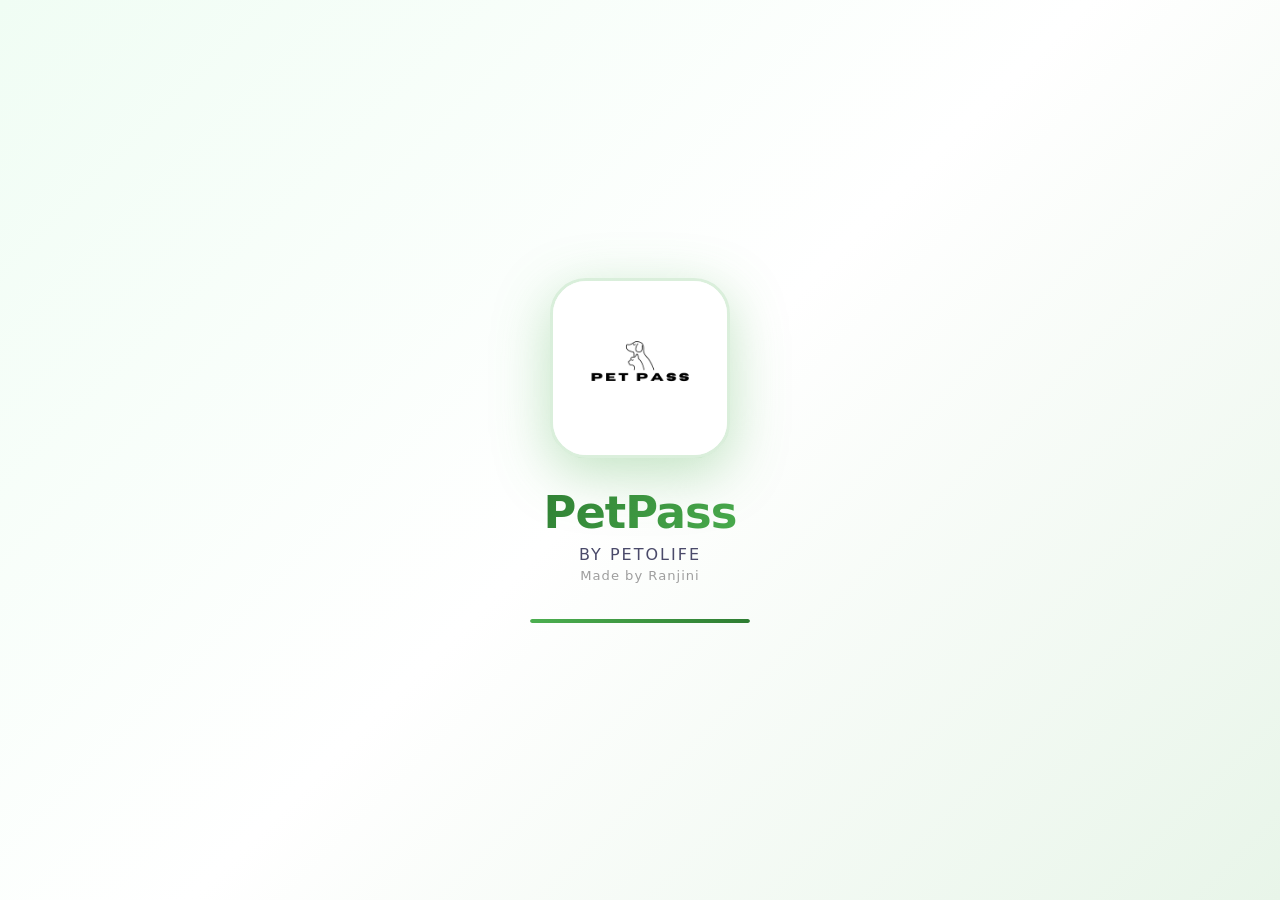
<file: index.html>
<!DOCTYPE html>
<html lang="en">
<head>
  <meta charset="UTF-8" />
  <meta name="viewport" content="width=device-width, initial-scale=1.0" />
  <title>PetPass – By PetOLife</title>
  <link rel="stylesheet" href="css/loading.css" />
</head>
<body>
  <!-- Loading Screen -->
  <div class="loader-wrapper" id="loader">
    <div class="loader-content">
      <div class="logo-float">
        <img src="logo.jpeg" alt="PetPass Logo" class="loader-logo" />
      </div>
      <h1 class="loader-title">PetPass</h1>
      <p class="loader-sub">By PetOLife</p>
      <p class="loader-credit">Made by Ranjini</p>
      <div class="progress-bar-wrap">
        <div class="progress-bar" id="progressBar"></div>
      </div>
    </div>
  </div>

  <script>
    // Redirect to signup after 5 seconds
    setTimeout(() => {
      const loader = document.getElementById('loader');
      loader.style.opacity = '0';
      loader.style.transition = 'opacity 0.6s ease';
      setTimeout(() => {
        window.location.href = 'signup.html';
      }, 600);
    }, 5000);
  </script>
</body>
</html>
</file>
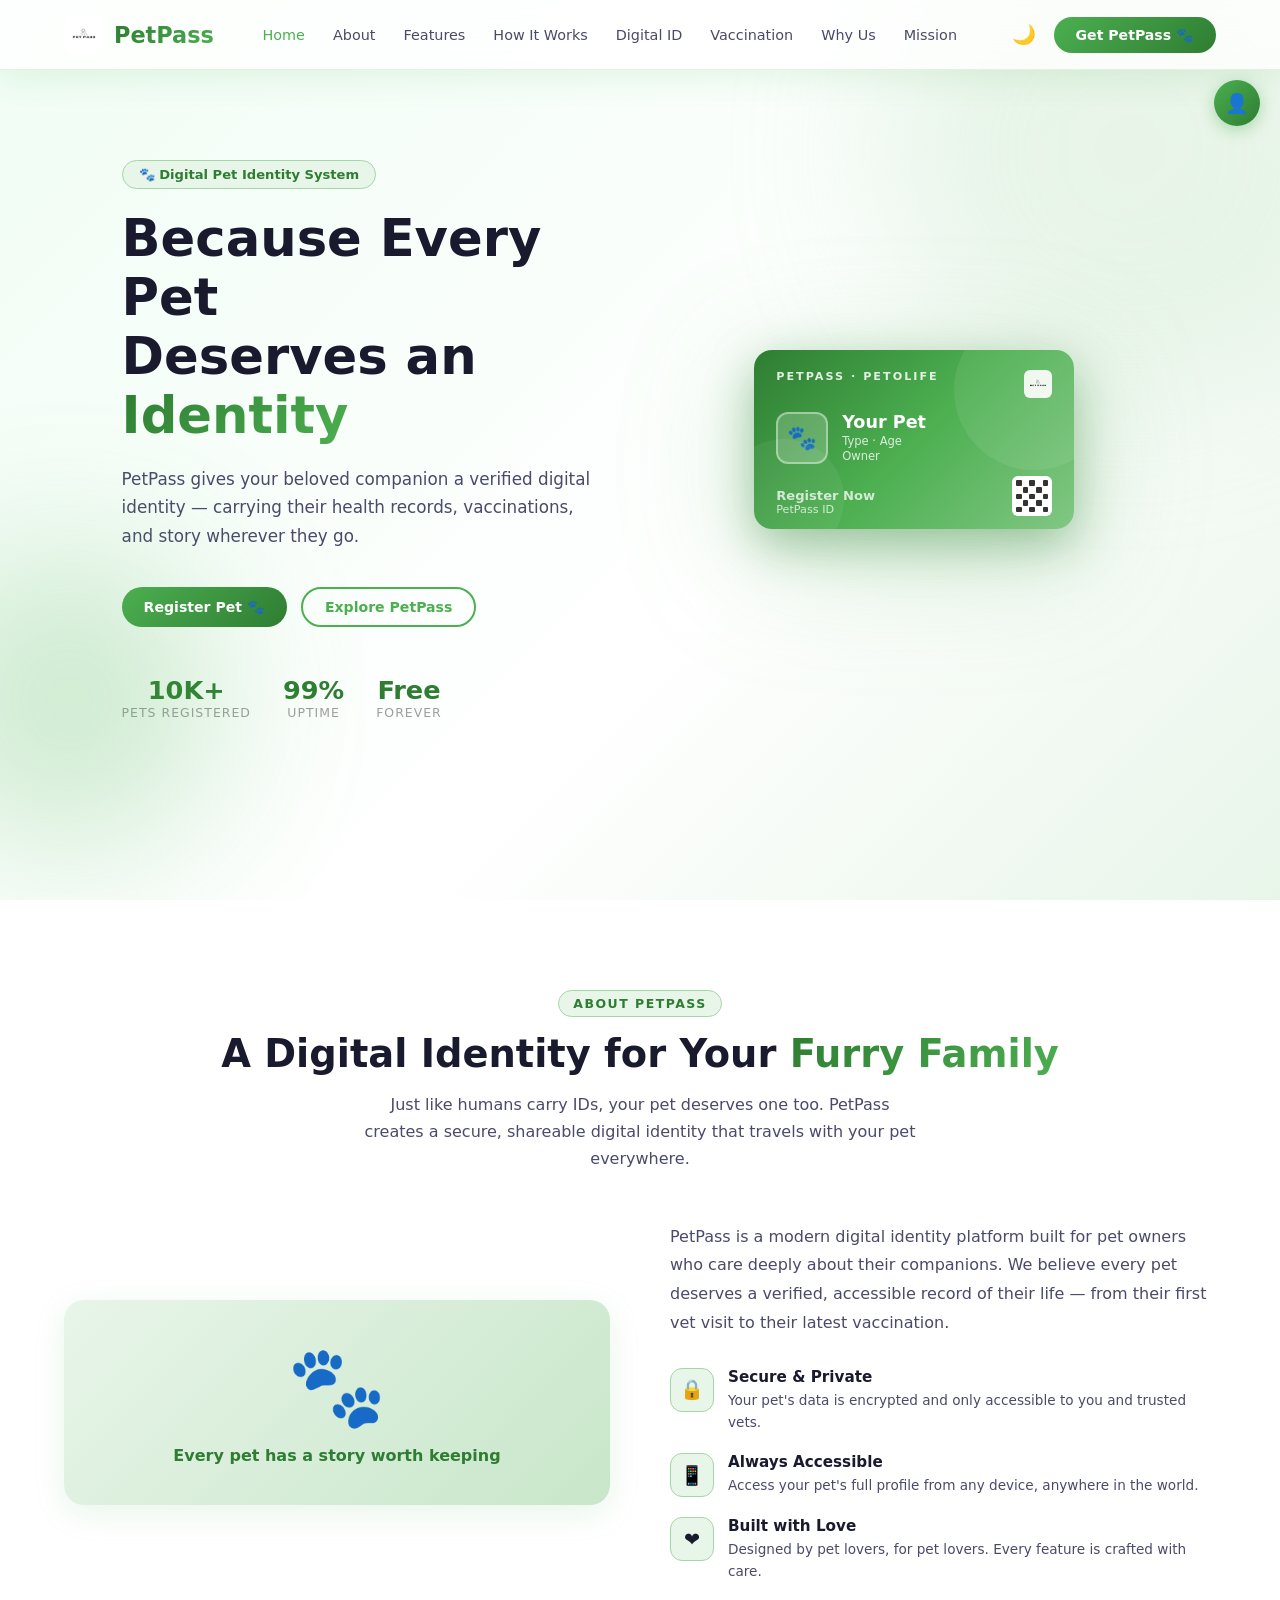
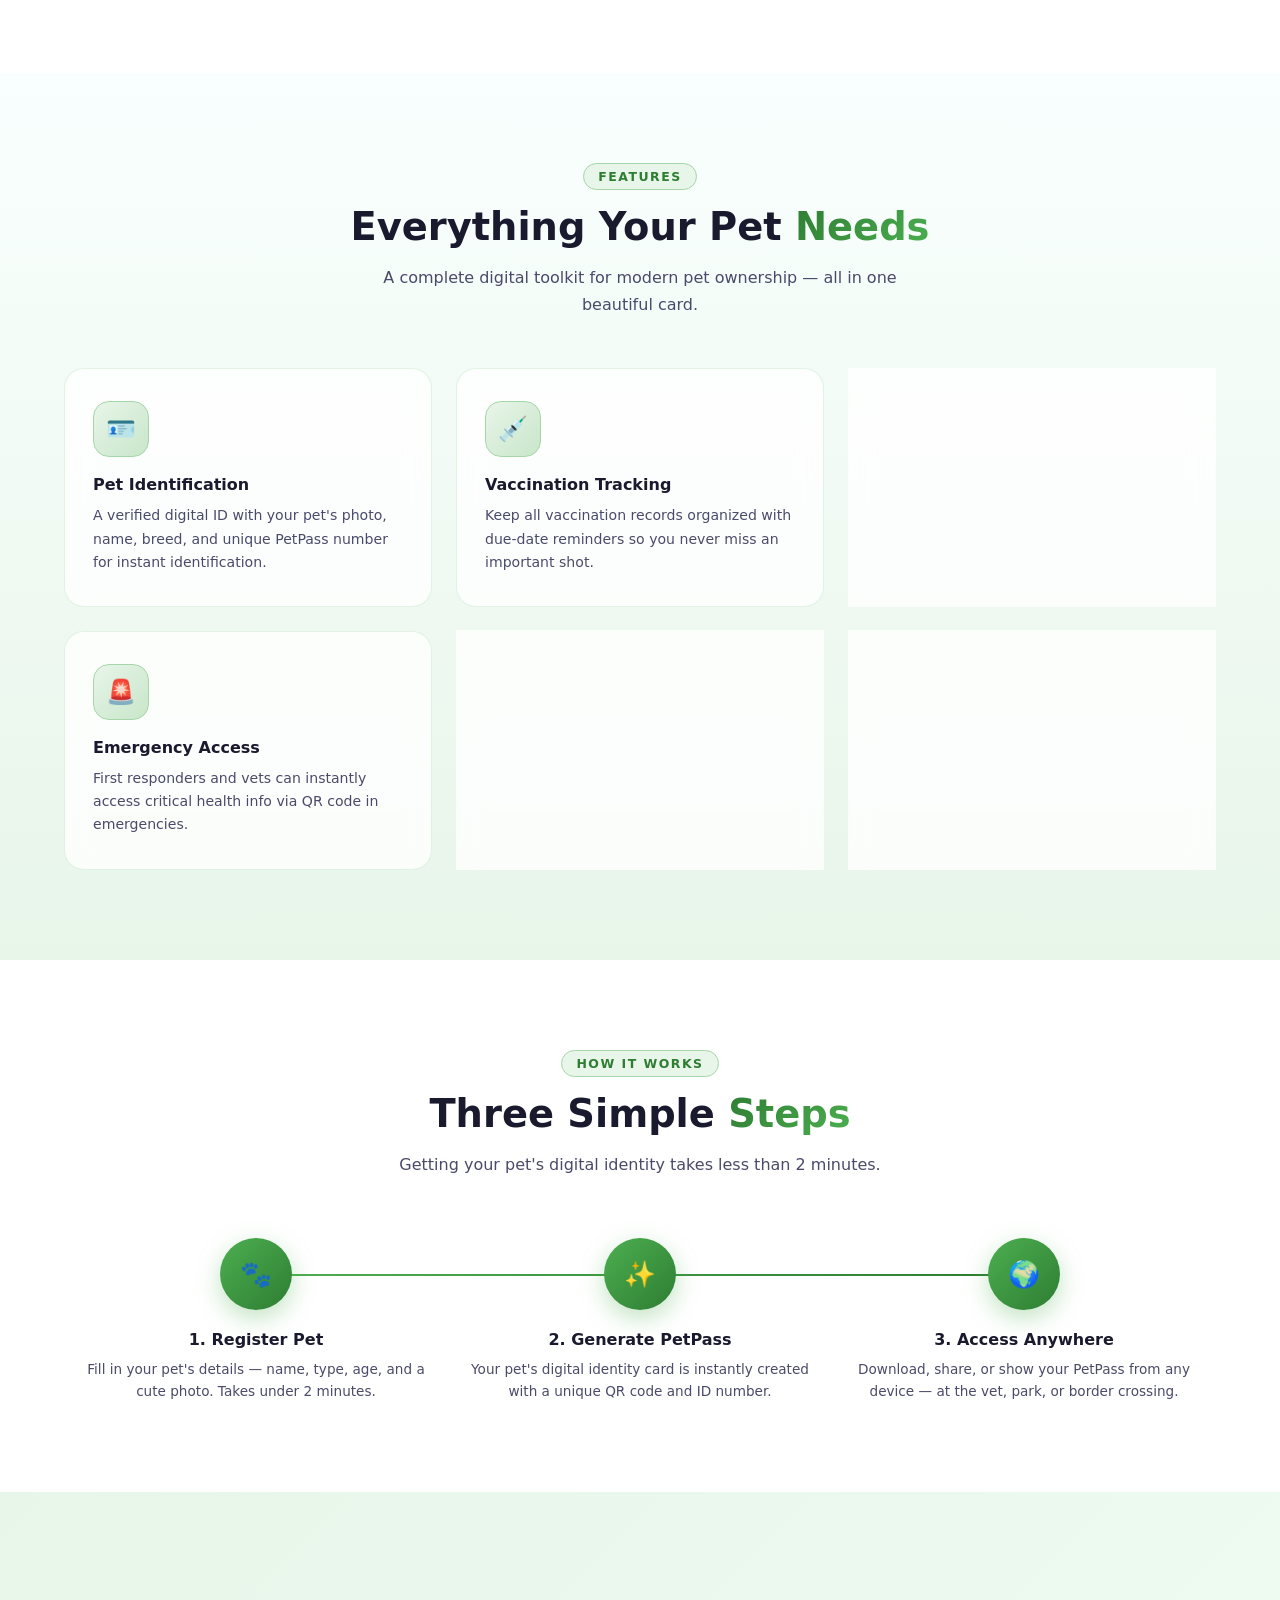
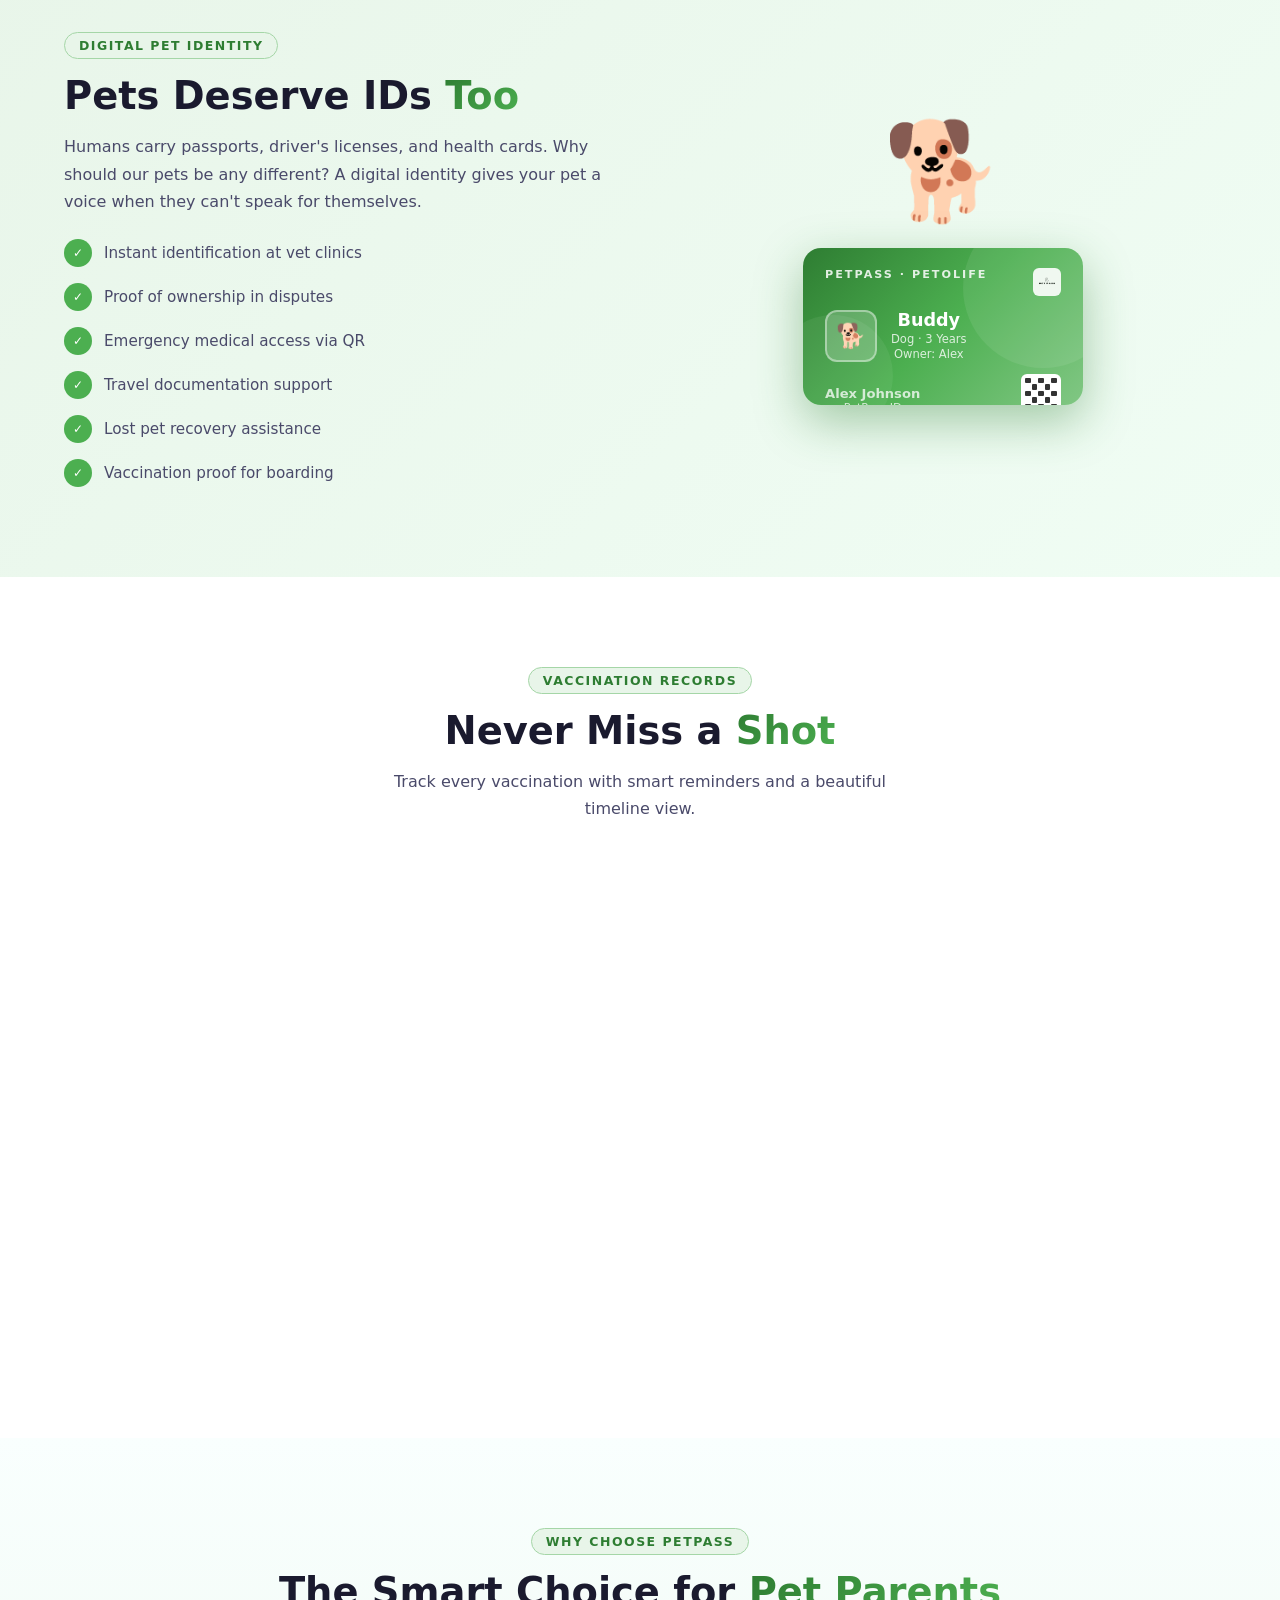
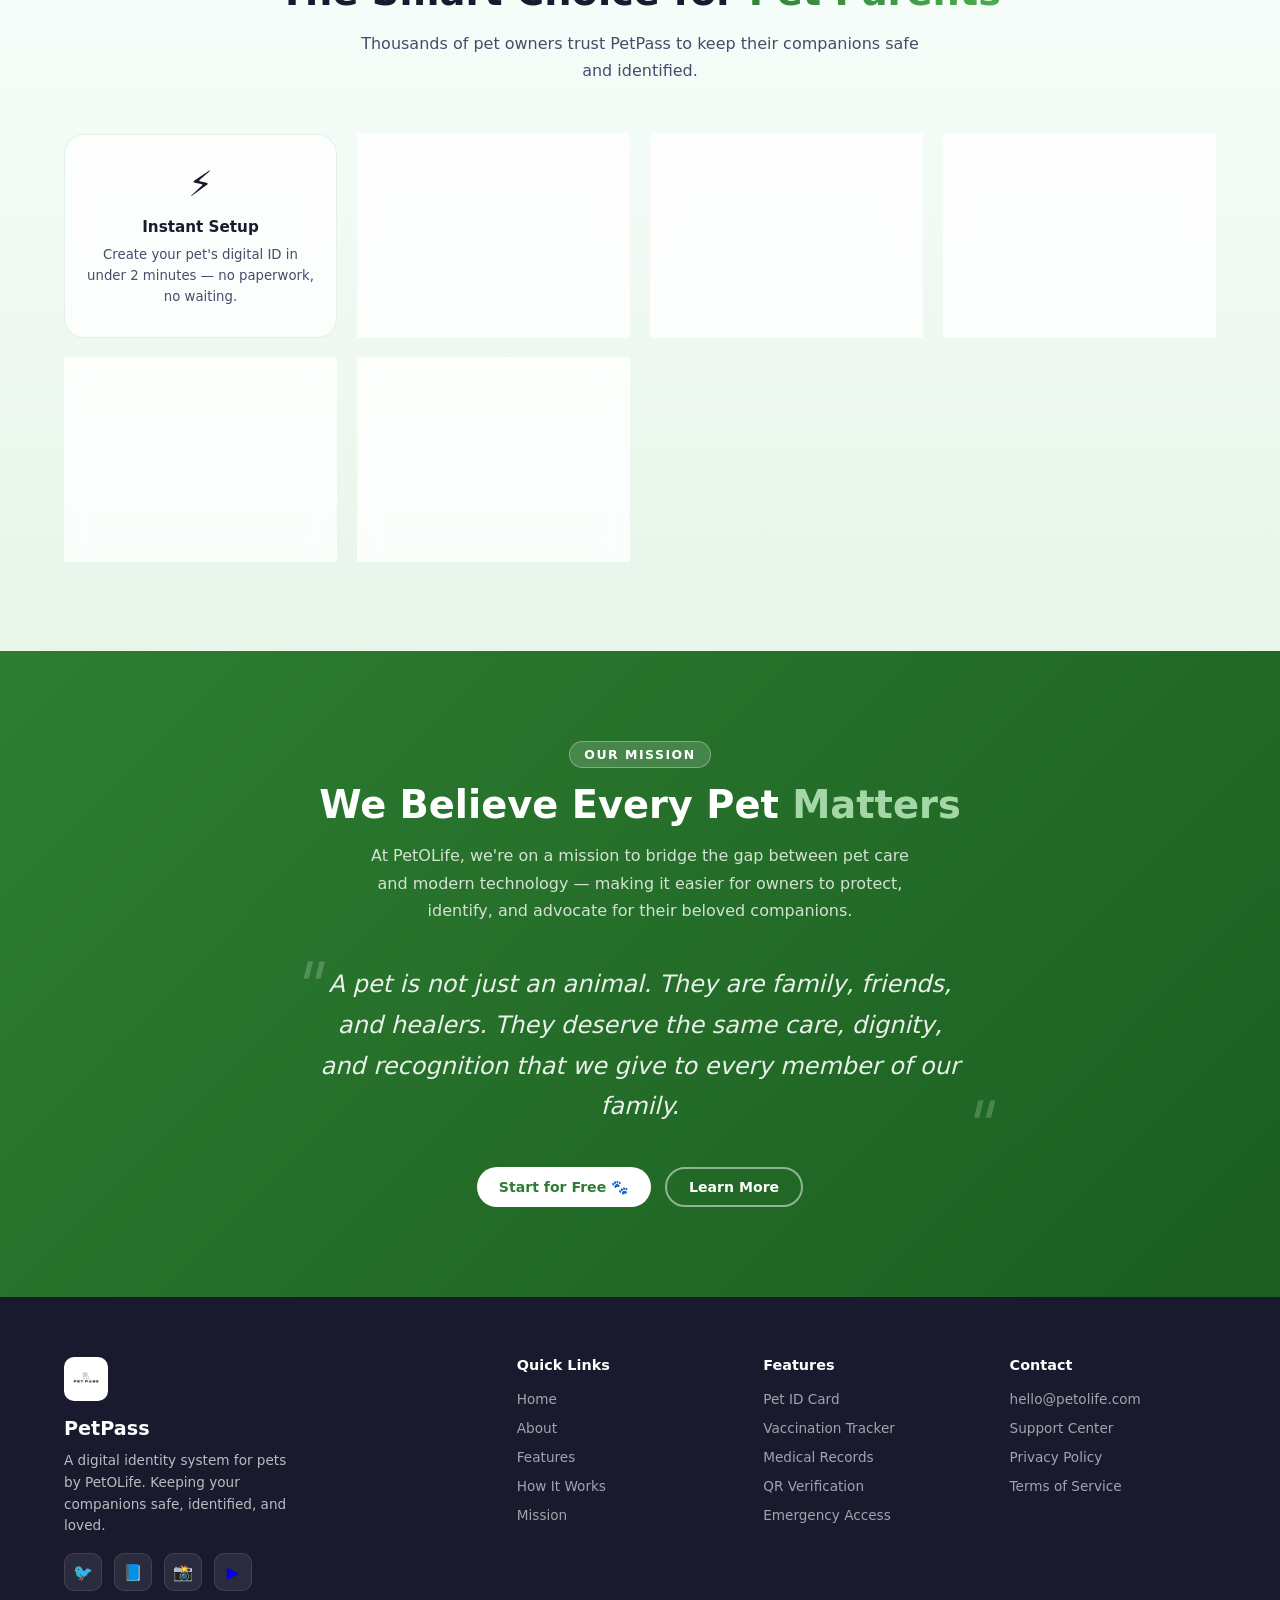
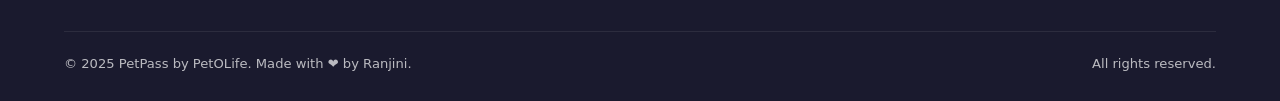
<file: home.html>
<!DOCTYPE html>
<html lang="en" data-theme="light">
<head>
  <meta charset="UTF-8" />
  <meta name="viewport" content="width=device-width, initial-scale=1.0" />
  <title>PetPass – Digital Identity for Pets</title>
  <link rel="stylesheet" href="css/main.css" />
</head>
<body>

  <!-- ===== NAVBAR ===== -->
  <nav class="navbar">
    <a href="#home" class="nav-brand">
      <img src="logo.jpeg" alt="PetPass" class="nav-logo" />
      <span class="nav-brand-text">PetPass</span>
    </a>

    <ul class="nav-links" id="navLinks">
      <li><a href="#home">Home</a></li>
      <li><a href="#about">About</a></li>
      <li><a href="#features">Features</a></li>
      <li><a href="#how-it-works">How It Works</a></li>
      <li><a href="#digital-identity">Digital ID</a></li>
      <li><a href="#vaccination">Vaccination</a></li>
      <li><a href="#why-choose">Why Us</a></li>
      <li><a href="#mission">Mission</a></li>
    </ul>

    <div class="nav-actions">
      <button class="btn-theme" id="themeToggle" title="Toggle theme">🌙</button>
      <a href="signup.html" class="btn-primary">Get PetPass 🐾</a>
      <div class="hamburger" id="hamburger">
        <span></span><span></span><span></span>
      </div>
    </div>
  </nav>

  <!-- ===== PROFILE TRIGGER ===== -->
  <button class="profile-trigger" id="profileTrigger" title="My Profile">👤</button>

  <!-- ===== PROFILE PANEL ===== -->
  <div class="profile-panel" id="profilePanel">
    <div class="profile-avatar" id="profileAvatar">👤</div>
    <div class="profile-name" id="profileName">Pet Owner</div>
    <div class="profile-email" id="profileEmail">owner@example.com</div>
    <div class="profile-divider"></div>

    <!-- Mini PetPass Card -->
    <div class="profile-card-mini">
      <div class="petpass-card" id="miniCard" style="width:100%;height:auto;min-height:160px;">
        <div class="card-top">
          <span class="card-brand">PetPass · PetOLife</span>
          <img src="logo.jpeg" class="card-logo-sm" alt="logo" />
        </div>
        <div class="card-pet-info">
          <div class="card-pet-img" id="miniCardImg">🐾</div>
          <div class="card-details">
            <h2 id="miniCardPetName">Pet Name</h2>
            <p id="miniCardPetType">Type · Age</p>
            <p id="miniCardOwner">Owner</p>
          </div>
        </div>
        <div class="card-bottom">
          <div class="card-owner">
            <span id="miniCardOwnerName">Owner Name</span>
            PetPass ID
          </div>
          <div class="card-qr">
            <div class="qr-grid">
              <div class="qr-cell"></div><div class="qr-cell w"></div><div class="qr-cell"></div><div class="qr-cell w"></div><div class="qr-cell"></div>
              <div class="qr-cell w"></div><div class="qr-cell"></div><div class="qr-cell w"></div><div class="qr-cell"></div><div class="qr-cell w"></div>
              <div class="qr-cell"></div><div class="qr-cell w"></div><div class="qr-cell"></div><div class="qr-cell w"></div><div class="qr-cell"></div>
              <div class="qr-cell w"></div><div class="qr-cell"></div><div class="qr-cell w"></div><div class="qr-cell"></div><div class="qr-cell w"></div>
              <div class="qr-cell"></div><div class="qr-cell w"></div><div class="qr-cell"></div><div class="qr-cell w"></div><div class="qr-cell"></div>
            </div>
          </div>
        </div>
      </div>
    </div>

    <div class="profile-actions">
      <button class="profile-btn primary" id="downloadCardBtn">⬇️ Download PetPass Card</button>
      <button class="profile-btn secondary" onclick="window.location.href='signup.html'">✏️ Edit Profile</button>
      <button class="profile-btn secondary" id="logoutBtn">🚪 Logout</button>
    </div>
  </div>

  <!-- ===== HERO ===== -->
  <section id="home" class="hero">
    <div class="hero-blob hero-blob-1"></div>
    <div class="hero-blob hero-blob-2"></div>
    <div class="hero-inner">
      <div class="hero-text">
        <div class="hero-badge">🐾 Digital Pet Identity System</div>
        <h1 class="hero-title">
          Because Every Pet<br />
          Deserves an <span>Identity</span>
        </h1>
        <p class="hero-desc">
          PetPass gives your beloved companion a verified digital identity — carrying their health records, vaccinations, and story wherever they go.
        </p>
        <div class="hero-cta">
          <a href="signup.html" class="btn-primary">Register Pet 🐾</a>
          <a href="#features" class="btn-outline">Explore PetPass</a>
        </div>
        <div class="hero-stats">
          <div class="stat-item">
            <div class="stat-num">10K+</div>
            <div class="stat-label">Pets Registered</div>
          </div>
          <div class="stat-item">
            <div class="stat-num">99%</div>
            <div class="stat-label">Uptime</div>
          </div>
          <div class="stat-item">
            <div class="stat-num">Free</div>
            <div class="stat-label">Forever</div>
          </div>
        </div>
      </div>

      <div class="hero-visual">
        <div class="hero-card-preview">
          <!-- Full PetPass Card Preview -->
          <div class="petpass-card" id="heroCard" style="width:320px;height:179px;">
            <div class="card-top">
              <span class="card-brand">PetPass · PetOLife</span>
              <img src="logo.jpeg" class="card-logo-sm" alt="logo" />
            </div>
            <div class="card-pet-info">
              <div class="card-pet-img" id="heroCardImg">🐾</div>
              <div class="card-details">
                <h2 id="heroCardPetName">Your Pet</h2>
                <p id="heroCardPetType">Type · Age</p>
                <p id="heroCardOwnerLabel">Owner</p>
              </div>
            </div>
            <div class="card-bottom">
              <div class="card-owner">
                <span id="heroCardOwnerName">Register Now</span>
                PetPass ID
              </div>
              <div class="card-qr">
                <div class="qr-grid">
                  <div class="qr-cell"></div><div class="qr-cell w"></div><div class="qr-cell"></div><div class="qr-cell w"></div><div class="qr-cell"></div>
                  <div class="qr-cell w"></div><div class="qr-cell"></div><div class="qr-cell w"></div><div class="qr-cell"></div><div class="qr-cell w"></div>
                  <div class="qr-cell"></div><div class="qr-cell w"></div><div class="qr-cell"></div><div class="qr-cell w"></div><div class="qr-cell"></div>
                  <div class="qr-cell w"></div><div class="qr-cell"></div><div class="qr-cell w"></div><div class="qr-cell"></div><div class="qr-cell w"></div>
                  <div class="qr-cell"></div><div class="qr-cell w"></div><div class="qr-cell"></div><div class="qr-cell w"></div><div class="qr-cell"></div>
                </div>
              </div>
            </div>
          </div>
        </div>
      </div>
    </div>
  </section>

  <!-- ===== ABOUT ===== -->
  <section id="about">
    <div class="section-inner">
      <div class="text-center fade-in">
        <span class="section-tag">About PetPass</span>
        <h2 class="section-title">A Digital Identity for Your <span>Furry Family</span></h2>
        <p class="section-desc">Just like humans carry IDs, your pet deserves one too. PetPass creates a secure, shareable digital identity that travels with your pet everywhere.</p>
      </div>
      <div class="about-grid">
        <div class="about-img-card fade-in">
          <div style="font-size:5rem;margin-bottom:12px;">🐾</div>
          <p style="font-size:1rem;font-weight:600;color:var(--green-dark);">Every pet has a story worth keeping</p>
        </div>
        <div class="fade-in fade-in-delay-2">
          <p style="color:var(--text-mid);line-height:1.8;margin-bottom:24px;">
            PetPass is a modern digital identity platform built for pet owners who care deeply about their companions. We believe every pet deserves a verified, accessible record of their life — from their first vet visit to their latest vaccination.
          </p>
          <div class="about-points">
            <div class="about-point">
              <div class="about-point-icon">🔒</div>
              <div class="about-point-text">
                <h4>Secure & Private</h4>
                <p>Your pet's data is encrypted and only accessible to you and trusted vets.</p>
              </div>
            </div>
            <div class="about-point">
              <div class="about-point-icon">📱</div>
              <div class="about-point-text">
                <h4>Always Accessible</h4>
                <p>Access your pet's full profile from any device, anywhere in the world.</p>
              </div>
            </div>
            <div class="about-point">
              <div class="about-point-icon">❤️</div>
              <div class="about-point-text">
                <h4>Built with Love</h4>
                <p>Designed by pet lovers, for pet lovers. Every feature is crafted with care.</p>
              </div>
            </div>
          </div>
        </div>
      </div>
    </div>
  </section>

  <!-- ===== FEATURES ===== -->
  <section id="features">
    <div class="section-inner">
      <div class="text-center fade-in">
        <span class="section-tag">Features</span>
        <h2 class="section-title">Everything Your Pet <span>Needs</span></h2>
        <p class="section-desc">A complete digital toolkit for modern pet ownership — all in one beautiful card.</p>
      </div>
      <div class="features-grid">
        <div class="feature-card fade-in fade-in-delay-1">
          <div class="feature-icon">🪪</div>
          <h3>Pet Identification</h3>
          <p>A verified digital ID with your pet's photo, name, breed, and unique PetPass number for instant identification.</p>
        </div>
        <div class="feature-card fade-in fade-in-delay-2">
          <div class="feature-icon">💉</div>
          <h3>Vaccination Tracking</h3>
          <p>Keep all vaccination records organized with due-date reminders so you never miss an important shot.</p>
        </div>
        <div class="feature-card fade-in fade-in-delay-3">
          <div class="feature-icon">🏥</div>
          <h3>Medical Records</h3>
          <p>Store vet visits, prescriptions, allergies, and medical history in one secure, shareable place.</p>
        </div>
        <div class="feature-card fade-in fade-in-delay-4">
          <div class="feature-icon">🚨</div>
          <h3>Emergency Access</h3>
          <p>First responders and vets can instantly access critical health info via QR code in emergencies.</p>
        </div>
        <div class="feature-card fade-in fade-in-delay-5">
          <div class="feature-icon">📲</div>
          <h3>QR Verification</h3>
          <p>Each PetPass includes a unique QR code that links to your pet's verified digital profile instantly.</p>
        </div>
        <div class="feature-card fade-in fade-in-delay-1">
          <div class="feature-icon">☁️</div>
          <h3>Secure Cloud Storage</h3>
          <p>All data is safely backed up in the cloud — never lose your pet's records even if you change devices.</p>
        </div>
      </div>
    </div>
  </section>

  <!-- ===== HOW IT WORKS ===== -->
  <section id="how-it-works">
    <div class="section-inner">
      <div class="text-center fade-in">
        <span class="section-tag">How It Works</span>
        <h2 class="section-title">Three Simple <span>Steps</span></h2>
        <p class="section-desc">Getting your pet's digital identity takes less than 2 minutes.</p>
      </div>
      <div class="steps-timeline">
        <div class="step-item fade-in fade-in-delay-1">
          <div class="step-num">🐾</div>
          <h3>1. Register Pet</h3>
          <p>Fill in your pet's details — name, type, age, and a cute photo. Takes under 2 minutes.</p>
        </div>
        <div class="step-item fade-in fade-in-delay-2">
          <div class="step-num">✨</div>
          <h3>2. Generate PetPass</h3>
          <p>Your pet's digital identity card is instantly created with a unique QR code and ID number.</p>
        </div>
        <div class="step-item fade-in fade-in-delay-3">
          <div class="step-num">🌍</div>
          <h3>3. Access Anywhere</h3>
          <p>Download, share, or show your PetPass from any device — at the vet, park, or border crossing.</p>
        </div>
      </div>
    </div>
  </section>

  <!-- ===== DIGITAL IDENTITY ===== -->
  <section id="digital-identity">
    <div class="section-inner">
      <div class="identity-grid">
        <div class="fade-in">
          <span class="section-tag">Digital Pet Identity</span>
          <h2 class="section-title">Pets Deserve IDs <span>Too</span></h2>
          <p class="section-desc">
            Humans carry passports, driver's licenses, and health cards. Why should our pets be any different? A digital identity gives your pet a voice when they can't speak for themselves.
          </p>
          <ul class="identity-list">
            <li>Instant identification at vet clinics</li>
            <li>Proof of ownership in disputes</li>
            <li>Emergency medical access via QR</li>
            <li>Travel documentation support</li>
            <li>Lost pet recovery assistance</li>
            <li>Vaccination proof for boarding</li>
          </ul>
        </div>
        <div class="fade-in fade-in-delay-2" style="display:flex;justify-content:center;align-items:center;">
          <div style="text-align:center;">
            <div style="font-size:6rem;animation:float 4s ease-in-out infinite;display:block;margin-bottom:20px;">🐕</div>
            <div class="petpass-card" style="width:280px;height:157px;margin:0 auto;">
              <div class="card-top">
                <span class="card-brand">PetPass · PetOLife</span>
                <img src="logo.jpeg" class="card-logo-sm" alt="logo" />
              </div>
              <div class="card-pet-info">
                <div class="card-pet-img">🐕</div>
                <div class="card-details">
                  <h2>Buddy</h2>
                  <p>Dog · 3 Years</p>
                  <p>Owner: Alex</p>
                </div>
              </div>
              <div class="card-bottom">
                <div class="card-owner"><span>Alex Johnson</span>PetPass ID</div>
                <div class="card-qr">
                  <div class="qr-grid">
                    <div class="qr-cell"></div><div class="qr-cell w"></div><div class="qr-cell"></div><div class="qr-cell w"></div><div class="qr-cell"></div>
                    <div class="qr-cell w"></div><div class="qr-cell"></div><div class="qr-cell w"></div><div class="qr-cell"></div><div class="qr-cell w"></div>
                    <div class="qr-cell"></div><div class="qr-cell w"></div><div class="qr-cell"></div><div class="qr-cell w"></div><div class="qr-cell"></div>
                    <div class="qr-cell w"></div><div class="qr-cell"></div><div class="qr-cell w"></div><div class="qr-cell"></div><div class="qr-cell w"></div>
                    <div class="qr-cell"></div><div class="qr-cell w"></div><div class="qr-cell"></div><div class="qr-cell w"></div><div class="qr-cell"></div>
                  </div>
                </div>
              </div>
            </div>
          </div>
        </div>
      </div>
    </div>
  </section>

  <!-- ===== VACCINATION ===== -->
  <section id="vaccination">
    <div class="section-inner">
      <div class="text-center fade-in">
        <span class="section-tag">Vaccination Records</span>
        <h2 class="section-title">Never Miss a <span>Shot</span></h2>
        <p class="section-desc">Track every vaccination with smart reminders and a beautiful timeline view.</p>
      </div>
      <div class="vacc-tracker fade-in fade-in-delay-1">
        <div class="vacc-header">
          <h3>🐾 Buddy's Vaccination Record</h3>
          <span class="vacc-badge">4 of 5 Complete</span>
        </div>
        <div class="vacc-list">
          <div class="vacc-item">
            <div class="vacc-dot done"></div>
            <div class="vacc-info">
              <h4>Rabies Vaccine</h4>
              <p>Administered: Jan 15, 2024</p>
            </div>
            <span class="vacc-status done">✓ Done</span>
          </div>
          <div class="vacc-item">
            <div class="vacc-dot done"></div>
            <div class="vacc-info">
              <h4>Distemper (DHPP)</h4>
              <p>Administered: Mar 02, 2024</p>
            </div>
            <span class="vacc-status done">✓ Done</span>
          </div>
          <div class="vacc-item">
            <div class="vacc-dot done"></div>
            <div class="vacc-info">
              <h4>Bordetella</h4>
              <p>Administered: May 10, 2024</p>
            </div>
            <span class="vacc-status done">✓ Done</span>
          </div>
          <div class="vacc-item">
            <div class="vacc-dot due"></div>
            <div class="vacc-info">
              <h4>Leptospirosis</h4>
              <p>Due: Jun 20, 2025</p>
            </div>
            <span class="vacc-status due">⚠ Due Soon</span>
          </div>
          <div class="vacc-item">
            <div class="vacc-dot upcoming"></div>
            <div class="vacc-info">
              <h4>Lyme Disease</h4>
              <p>Scheduled: Sep 01, 2025</p>
            </div>
            <span class="vacc-status upcoming">📅 Upcoming</span>
          </div>
        </div>
      </div>
    </div>
  </section>

  <!-- ===== WHY CHOOSE ===== -->
  <section id="why-choose">
    <div class="section-inner">
      <div class="text-center fade-in">
        <span class="section-tag">Why Choose PetPass</span>
        <h2 class="section-title">The Smart Choice for <span>Pet Parents</span></h2>
        <p class="section-desc">Thousands of pet owners trust PetPass to keep their companions safe and identified.</p>
      </div>
      <div class="why-grid">
        <div class="why-card fade-in fade-in-delay-1">
          <span class="why-icon">⚡</span>
          <h3>Instant Setup</h3>
          <p>Create your pet's digital ID in under 2 minutes — no paperwork, no waiting.</p>
        </div>
        <div class="why-card fade-in fade-in-delay-2">
          <span class="why-icon">🔐</span>
          <h3>Bank-Level Security</h3>
          <p>Your pet's data is encrypted and protected with the highest security standards.</p>
        </div>
        <div class="why-card fade-in fade-in-delay-3">
          <span class="why-icon">📱</span>
          <h3>Works Everywhere</h3>
          <p>Access PetPass on any device — phone, tablet, or laptop — anytime, anywhere.</p>
        </div>
        <div class="why-card fade-in fade-in-delay-4">
          <span class="why-icon">💚</span>
          <h3>Completely Free</h3>
          <p>Core features are free forever. No hidden fees, no subscriptions required.</p>
        </div>
        <div class="why-card fade-in fade-in-delay-5">
          <span class="why-icon">🏥</span>
          <h3>Vet Approved</h3>
          <p>Designed in collaboration with veterinary professionals for accuracy and trust.</p>
        </div>
        <div class="why-card fade-in fade-in-delay-1">
          <span class="why-icon">🌍</span>
          <h3>Global Recognition</h3>
          <p>PetPass is recognized by pet care facilities and vets across the country.</p>
        </div>
      </div>
    </div>
  </section>

  <!-- ===== MISSION ===== -->
  <section id="mission">
    <div class="section-inner">
      <span class="section-tag">Our Mission</span>
      <h2 class="section-title">We Believe Every Pet <span>Matters</span></h2>
      <p class="section-desc">
        At PetOLife, we're on a mission to bridge the gap between pet care and modern technology — making it easier for owners to protect, identify, and advocate for their beloved companions.
      </p>
      <div class="mission-quote">
        A pet is not just an animal. They are family, friends, and healers. They deserve the same care, dignity, and recognition that we give to every member of our family.
      </div>
      <div style="display:flex;gap:14px;justify-content:center;flex-wrap:wrap;">
        <a href="signup.html" class="btn-primary" style="background:white;color:var(--green-dark);">Start for Free 🐾</a>
        <a href="#about" class="btn-outline" style="border-color:rgba(255,255,255,0.5);color:white;">Learn More</a>
      </div>
    </div>
  </section>

  <!-- ===== FOOTER ===== -->
  <footer>
    <div class="footer-grid">
      <div class="footer-brand">
        <img src="logo.jpeg" alt="PetPass" />
        <h3>PetPass</h3>
        <p>A digital identity system for pets by PetOLife. Keeping your companions safe, identified, and loved.</p>
        <div class="social-links">
          <a href="#" class="social-link">🐦</a>
          <a href="#" class="social-link">📘</a>
          <a href="#" class="social-link">📸</a>
          <a href="#" class="social-link">▶️</a>
        </div>
      </div>
      <div class="footer-col">
        <h4>Quick Links</h4>
        <ul>
          <li><a href="#home">Home</a></li>
          <li><a href="#about">About</a></li>
          <li><a href="#features">Features</a></li>
          <li><a href="#how-it-works">How It Works</a></li>
          <li><a href="#mission">Mission</a></li>
        </ul>
      </div>
      <div class="footer-col">
        <h4>Features</h4>
        <ul>
          <li><a href="#">Pet ID Card</a></li>
          <li><a href="#">Vaccination Tracker</a></li>
          <li><a href="#">Medical Records</a></li>
          <li><a href="#">QR Verification</a></li>
          <li><a href="#">Emergency Access</a></li>
        </ul>
      </div>
      <div class="footer-col">
        <h4>Contact</h4>
        <ul>
          <li><a href="#">hello@petolife.com</a></li>
          <li><a href="#">Support Center</a></li>
          <li><a href="#">Privacy Policy</a></li>
          <li><a href="#">Terms of Service</a></li>
        </ul>
      </div>
    </div>
    <div class="footer-bottom">
      <span>© 2025 PetPass by PetOLife. Made with ❤️ by Ranjini.</span>
      <span>All rights reserved.</span>
    </div>
  </footer>

  <script src="js/main.js"></script>
  <script src="js/theme.js"></script>
</body>
</html>
</file>
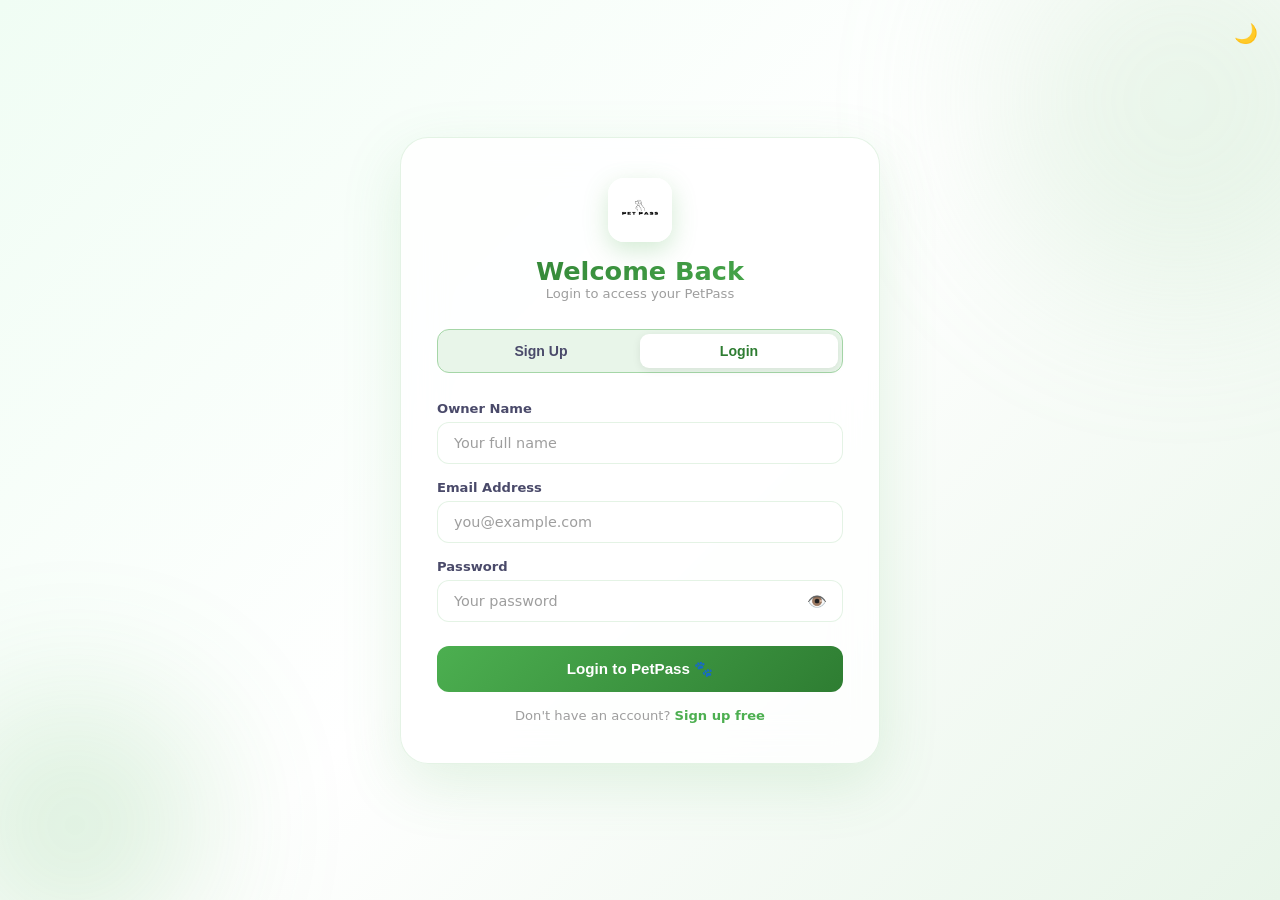
<file: login.html>
<!DOCTYPE html>
<html lang="en" data-theme="light">
<head>
  <meta charset="UTF-8" />
  <meta name="viewport" content="width=device-width, initial-scale=1.0" />
  <title>Login – PetPass</title>
  <link rel="stylesheet" href="css/main.css" />
</head>
<body>
  <div class="auth-page">
    <div class="auth-blob auth-blob-1"></div>
    <div class="auth-blob auth-blob-2"></div>

    <button class="btn-theme" id="themeToggle" style="position:fixed;top:16px;right:16px;z-index:100;" title="Toggle theme">🌙</button>

    <div class="auth-card">
      <div class="auth-logo">
        <img src="logo.jpeg" alt="PetPass Logo" />
        <h1>Welcome Back</h1>
        <p>Login to access your PetPass</p>
      </div>

      <div class="auth-tabs">
        <button class="auth-tab" onclick="window.location.href='signup.html'">Sign Up</button>
        <button class="auth-tab active">Login</button>
      </div>

      <form id="loginForm" novalidate>
        <div class="form-group">
          <label for="loginOwner">Owner Name</label>
          <input type="text" id="loginOwner" placeholder="Your full name" />
          <span class="form-error" id="err-login-owner">Please enter your name</span>
        </div>

        <div class="form-group">
          <label for="loginEmail">Email Address</label>
          <input type="email" id="loginEmail" placeholder="you@example.com" />
          <span class="form-error" id="err-login-email">Please enter a valid email</span>
        </div>

        <div class="form-group">
          <label for="loginPassword">Password</label>
          <div class="input-icon-wrap">
            <input type="password" id="loginPassword" placeholder="Your password" />
            <button type="button" class="input-toggle" id="toggleLoginPwd">👁️</button>
          </div>
          <span class="form-error" id="err-login-pwd">Please enter your password</span>
        </div>

        <div id="loginError" style="display:none;background:#ffebee;color:#c62828;padding:10px 14px;border-radius:10px;font-size:0.83rem;margin-bottom:12px;border:1px solid #ffcdd2;">
          ❌ Invalid credentials. Please check your details.
        </div>

        <button type="submit" class="btn-submit" id="loginBtn">
          Login to PetPass 🐾
        </button>
      </form>

      <p style="text-align:center;margin-top:16px;font-size:0.82rem;color:var(--text-light);">
        Don't have an account?
        <a href="signup.html" style="color:var(--green-main);font-weight:600;text-decoration:none;">Sign up free</a>
      </p>
    </div>
  </div>

  <script src="js/auth.js"></script>
  <script src="js/theme.js"></script>
</body>
</html>
</file>
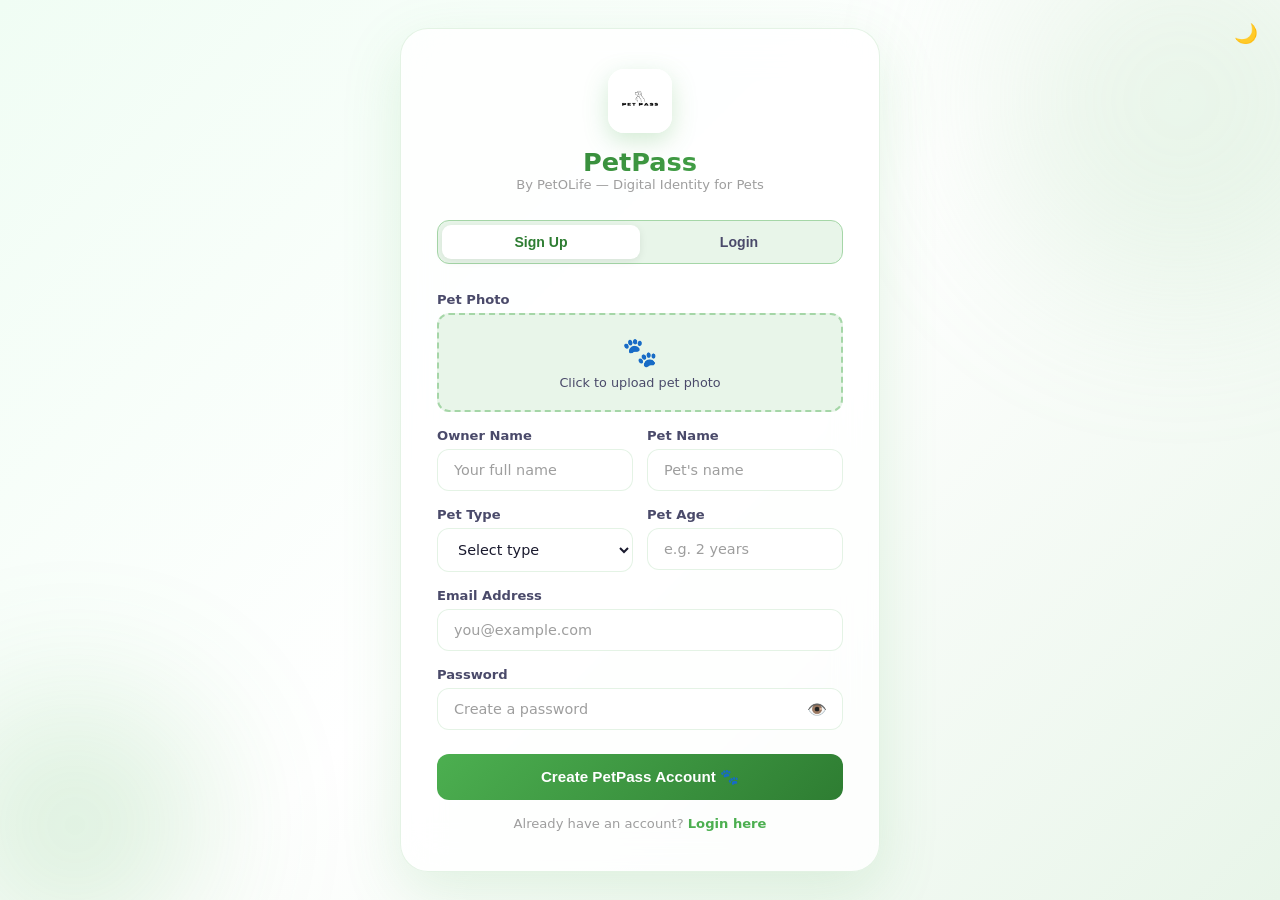
<file: signup.html>
<!DOCTYPE html>
<html lang="en" data-theme="light">
<head>
  <meta charset="UTF-8" />
  <meta name="viewport" content="width=device-width, initial-scale=1.0" />
  <title>Sign Up – PetPass</title>
  <link rel="stylesheet" href="css/main.css" />
</head>
<body>
  <div class="auth-page">
    <!-- Background blobs -->
    <div class="auth-blob auth-blob-1"></div>
    <div class="auth-blob auth-blob-2"></div>

    <!-- Theme toggle -->
    <button class="btn-theme" id="themeToggle" style="position:fixed;top:16px;right:16px;z-index:100;" title="Toggle theme">🌙</button>

    <div class="auth-card">
      <!-- Logo -->
      <div class="auth-logo">
        <img src="logo.jpeg" alt="PetPass Logo" />
        <h1>PetPass</h1>
        <p>By PetOLife — Digital Identity for Pets</p>
      </div>

      <!-- Tabs -->
      <div class="auth-tabs">
        <button class="auth-tab active" id="tabSignup">Sign Up</button>
        <button class="auth-tab" id="tabLogin" onclick="window.location.href='login.html'">Login</button>
      </div>

      <!-- Signup Form -->
      <form id="signupForm" novalidate>
        <!-- Pet Image Upload -->
        <div class="form-group">
          <label>Pet Photo</label>
          <div class="img-upload-area" id="uploadArea">
            <input type="file" id="petImage" accept="image/*" />
            <img class="img-preview" id="imgPreview" alt="Pet preview" />
            <div id="uploadPlaceholder">
              <div class="img-upload-icon">🐾</div>
              <div class="img-upload-text">Click to upload pet photo</div>
            </div>
          </div>
        </div>

        <div class="form-row">
          <div class="form-group">
            <label for="ownerName">Owner Name</label>
            <input type="text" id="ownerName" placeholder="Your full name" />
            <span class="form-error" id="err-owner">Please enter owner name</span>
          </div>
          <div class="form-group">
            <label for="petName">Pet Name</label>
            <input type="text" id="petName" placeholder="Pet's name" />
            <span class="form-error" id="err-pet">Please enter pet name</span>
          </div>
        </div>

        <div class="form-row">
          <div class="form-group">
            <label for="petType">Pet Type</label>
            <select id="petType">
              <option value="">Select type</option>
              <option value="Dog">🐕 Dog</option>
              <option value="Cat">🐈 Cat</option>
              <option value="Bird">🦜 Bird</option>
              <option value="Rabbit">🐇 Rabbit</option>
              <option value="Fish">🐠 Fish</option>
              <option value="Hamster">🐹 Hamster</option>
              <option value="Other">🐾 Other</option>
            </select>
            <span class="form-error" id="err-type">Please select pet type</span>
          </div>
          <div class="form-group">
            <label for="petAge">Pet Age</label>
            <input type="text" id="petAge" placeholder="e.g. 2 years" />
            <span class="form-error" id="err-age">Please enter pet age</span>
          </div>
        </div>

        <div class="form-group">
          <label for="email">Email Address</label>
          <input type="email" id="email" placeholder="you@example.com" />
          <span class="form-error" id="err-email">Please enter a valid email</span>
        </div>

        <div class="form-group">
          <label for="password">Password</label>
          <div class="input-icon-wrap">
            <input type="password" id="password" placeholder="Create a password" />
            <button type="button" class="input-toggle" id="togglePwd">👁️</button>
          </div>
          <span class="form-error" id="err-pwd">Password must be at least 6 characters</span>
        </div>

        <button type="submit" class="btn-submit" id="submitBtn">
          Create PetPass Account 🐾
        </button>
      </form>

      <p style="text-align:center;margin-top:16px;font-size:0.82rem;color:var(--text-light);">
        Already have an account?
        <a href="login.html" style="color:var(--green-main);font-weight:600;text-decoration:none;">Login here</a>
      </p>
    </div>
  </div>

  <script src="js/auth.js"></script>
  <script src="js/theme.js"></script>
</body>
</html>
</file>
<file: css/loading.css>
/* ===== CSS Variables ===== */
:root {
  --green-light: #e8f5e9;
  --green-mid: #a5d6a7;
  --green-main: #4caf50;
  --green-dark: #2e7d32;
  --white: #ffffff;
  --text-dark: #1a1a2e;
  --text-mid: #4a4a6a;
  --shadow: 0 8px 32px rgba(76, 175, 80, 0.15);
  --glass: rgba(255, 255, 255, 0.75);
  --radius: 20px;
  --transition: all 0.3s ease;
}

* {
  margin: 0;
  padding: 0;
  box-sizing: border-box;
}

body {
  font-family: 'Segoe UI', system-ui, -apple-system, sans-serif;
  background: var(--white);
  overflow: hidden;
}

/* ===== Loading Screen ===== */
.loader-wrapper {
  position: fixed;
  inset: 0;
  background: linear-gradient(135deg, #f0fdf4 0%, #ffffff 50%, #e8f5e9 100%);
  display: flex;
  align-items: center;
  justify-content: center;
  z-index: 9999;
}

.loader-content {
  text-align: center;
  animation: fadeInUp 0.8s ease forwards;
}

.logo-float {
  animation: float 3s ease-in-out infinite;
  margin-bottom: 24px;
}

.loader-logo {
  width: 180px;
  height: 180px;
  border-radius: 36px;
  object-fit: cover;
  box-shadow: 0 16px 56px rgba(76, 175, 80, 0.35);
  border: 3px solid rgba(76, 175, 80, 0.2);
}

.loader-title {
  font-size: 2.8rem;
  font-weight: 800;
  background: linear-gradient(135deg, var(--green-dark), var(--green-main));
  -webkit-background-clip: text;
  -webkit-text-fill-color: transparent;
  background-clip: text;
  letter-spacing: -1px;
  margin-bottom: 6px;
}

.loader-sub {
  font-size: 1rem;
  color: var(--text-mid);
  font-weight: 500;
  letter-spacing: 2px;
  text-transform: uppercase;
  margin-bottom: 4px;
}

.loader-credit {
  font-size: 0.82rem;
  color: #9e9e9e;
  margin-bottom: 36px;
  letter-spacing: 1px;
}

.progress-bar-wrap {
  width: 220px;
  height: 4px;
  background: #e0e0e0;
  border-radius: 99px;
  margin: 0 auto;
  overflow: hidden;
}

.progress-bar {
  height: 100%;
  width: 0%;
  background: linear-gradient(90deg, var(--green-main), var(--green-dark));
  border-radius: 99px;
  animation: progress 5s linear forwards;
}

/* ===== Keyframes ===== */
@keyframes float {
  0%, 100% { transform: translateY(0px); }
  50% { transform: translateY(-12px); }
}

@keyframes fadeInUp {
  from { opacity: 0; transform: translateY(30px); }
  to { opacity: 1; transform: translateY(0); }
}

@keyframes progress {
  from { width: 0%; }
  to { width: 100%; }
}
</file>
<file: css/main.css>
/* ===== CSS Variables ===== */
:root {
  --green-light: #e8f5e9;
  --green-mid: #a5d6a7;
  --green-main: #4caf50;
  --green-dark: #2e7d32;
  --white: #ffffff;
  --bg: #f9fffe;
  --text-dark: #1a1a2e;
  --text-mid: #4a4a6a;
  --text-light: #9e9e9e;
  --shadow: 0 8px 32px rgba(76, 175, 80, 0.12);
  --shadow-hover: 0 16px 48px rgba(76, 175, 80, 0.22);
  --glass: rgba(255, 255, 255, 0.8);
  --glass-border: rgba(76, 175, 80, 0.15);
  --radius: 20px;
  --radius-sm: 12px;
  --transition: all 0.3s ease;
  --navbar-h: 70px;
}

/* Dark mode */
[data-theme="dark"] {
  --white: #1a1a2e;
  --bg: #0f0f1a;
  --text-dark: #f0fdf4;
  --text-mid: #b0bec5;
  --text-light: #607d8b;
  --glass: rgba(26, 26, 46, 0.85);
  --glass-border: rgba(76, 175, 80, 0.2);
  --shadow: 0 8px 32px rgba(0, 0, 0, 0.4);
  --shadow-hover: 0 16px 48px rgba(76, 175, 80, 0.2);
  --green-light: #1b2e1b;
}

* { margin: 0; padding: 0; box-sizing: border-box; }

html { scroll-behavior: smooth; }

body {
  font-family: 'Segoe UI', system-ui, -apple-system, sans-serif;
  background: var(--bg);
  color: var(--text-dark);
  transition: background 0.3s, color 0.3s;
  overflow-x: hidden;
}

/* ===== Navbar ===== */
.navbar {
  position: fixed;
  top: 0; left: 0; right: 0;
  height: var(--navbar-h);
  background: var(--glass);
  backdrop-filter: blur(16px);
  -webkit-backdrop-filter: blur(16px);
  border-bottom: 1px solid var(--glass-border);
  display: flex;
  align-items: center;
  justify-content: space-between;
  padding: 0 5%;
  z-index: 1000;
  box-shadow: var(--shadow);
}

.nav-brand {
  display: flex;
  align-items: center;
  gap: 10px;
  text-decoration: none;
}

.nav-logo {
  width: 40px;
  height: 40px;
  border-radius: 10px;
  object-fit: cover;
}

.nav-brand-text {
  font-size: 1.4rem;
  font-weight: 800;
  background: linear-gradient(135deg, var(--green-dark), var(--green-main));
  -webkit-background-clip: text;
  -webkit-text-fill-color: transparent;
  background-clip: text;
}

.nav-links {
  display: flex;
  align-items: center;
  gap: 28px;
  list-style: none;
}

.nav-links a {
  text-decoration: none;
  color: var(--text-mid);
  font-size: 0.9rem;
  font-weight: 500;
  position: relative;
  transition: var(--transition);
}

.nav-links a::after {
  content: '';
  position: absolute;
  bottom: -3px; left: 0;
  width: 0; height: 2px;
  background: var(--green-main);
  border-radius: 99px;
  transition: width 0.3s ease;
}

.nav-links a:hover { color: var(--green-main); }
.nav-links a:hover::after { width: 100%; }

.nav-actions {
  display: flex;
  align-items: center;
  gap: 12px;
}

.btn-theme {
  background: none;
  border: none;
  cursor: pointer;
  font-size: 1.2rem;
  padding: 6px;
  border-radius: 8px;
  transition: var(--transition);
  color: var(--text-mid);
}

.btn-theme:hover { background: var(--green-light); }

.btn-primary {
  background: linear-gradient(135deg, var(--green-main), var(--green-dark));
  color: white;
  border: none;
  padding: 10px 22px;
  border-radius: 99px;
  font-size: 0.88rem;
  font-weight: 600;
  cursor: pointer;
  transition: var(--transition);
  text-decoration: none;
  display: inline-flex;
  align-items: center;
  gap: 6px;
  position: relative;
  overflow: hidden;
}

.btn-primary::after {
  content: '';
  position: absolute;
  inset: 0;
  background: rgba(255,255,255,0.15);
  opacity: 0;
  transition: opacity 0.3s;
}

.btn-primary:hover { transform: translateY(-2px); box-shadow: 0 8px 24px rgba(76,175,80,0.4); }
.btn-primary:hover::after { opacity: 1; }
.btn-primary:active { transform: translateY(0); }

.btn-outline {
  background: transparent;
  color: var(--green-main);
  border: 2px solid var(--green-main);
  padding: 10px 22px;
  border-radius: 99px;
  font-size: 0.88rem;
  font-weight: 600;
  cursor: pointer;
  transition: var(--transition);
  text-decoration: none;
  display: inline-flex;
  align-items: center;
  gap: 6px;
}

.btn-outline:hover {
  background: var(--green-main);
  color: white;
  transform: translateY(-2px);
}

/* Hamburger */
.hamburger {
  display: none;
  flex-direction: column;
  gap: 5px;
  cursor: pointer;
  padding: 4px;
}

.hamburger span {
  display: block;
  width: 24px;
  height: 2px;
  background: var(--text-dark);
  border-radius: 99px;
  transition: var(--transition);
}

.hamburger.active span:nth-child(1) { transform: rotate(45deg) translate(5px, 5px); }
.hamburger.active span:nth-child(2) { opacity: 0; }
.hamburger.active span:nth-child(3) { transform: rotate(-45deg) translate(5px, -5px); }

@media (max-width: 768px) {
  .hamburger { display: flex; }
  .nav-links {
    position: fixed;
    top: var(--navbar-h); left: 0; right: 0;
    background: var(--glass);
    backdrop-filter: blur(16px);
    flex-direction: column;
    padding: 20px;
    gap: 16px;
    transform: translateY(-120%);
    transition: transform 0.4s ease;
    border-bottom: 1px solid var(--glass-border);
  }
  .nav-links.open { transform: translateY(0); }
  .nav-actions .btn-primary { display: none; }
}

/* ===== Hero Section ===== */
.hero {
  min-height: 100vh;
  padding-top: var(--navbar-h);
  display: flex;
  align-items: center;
  background: linear-gradient(135deg, #f0fdf4 0%, var(--white) 60%, #e8f5e9 100%);
  position: relative;
  overflow: hidden;
}

[data-theme="dark"] .hero {
  background: linear-gradient(135deg, #0f1f0f 0%, var(--bg) 60%, #0a1a0a 100%);
}

.hero-blob {
  position: absolute;
  border-radius: 50%;
  filter: blur(80px);
  opacity: 0.25;
  pointer-events: none;
}

.hero-blob-1 {
  width: 500px; height: 500px;
  background: var(--green-mid);
  top: -100px; right: -100px;
}

.hero-blob-2 {
  width: 300px; height: 300px;
  background: var(--green-main);
  bottom: 50px; left: -80px;
}

.hero-inner {
  max-width: 1200px;
  margin: 0 auto;
  padding: 60px 5%;
  display: grid;
  grid-template-columns: 1fr 1fr;
  gap: 60px;
  align-items: center;
}

.hero-badge {
  display: inline-flex;
  align-items: center;
  gap: 8px;
  background: var(--green-light);
  color: var(--green-dark);
  padding: 6px 16px;
  border-radius: 99px;
  font-size: 0.82rem;
  font-weight: 600;
  margin-bottom: 20px;
  border: 1px solid var(--green-mid);
}

.hero-title {
  font-size: clamp(2rem, 4vw, 3.2rem);
  font-weight: 900;
  line-height: 1.15;
  color: var(--text-dark);
  margin-bottom: 20px;
}

.hero-title span {
  background: linear-gradient(135deg, var(--green-dark), var(--green-main));
  -webkit-background-clip: text;
  -webkit-text-fill-color: transparent;
  background-clip: text;
}

.hero-desc {
  font-size: 1.05rem;
  color: var(--text-mid);
  line-height: 1.7;
  margin-bottom: 36px;
  max-width: 480px;
}

.hero-cta {
  display: flex;
  gap: 14px;
  flex-wrap: wrap;
}

.hero-stats {
  display: flex;
  gap: 32px;
  margin-top: 48px;
}

.stat-item { text-align: center; }
.stat-num {
  font-size: 1.6rem;
  font-weight: 800;
  color: var(--green-dark);
}
.stat-label {
  font-size: 0.78rem;
  color: var(--text-light);
  text-transform: uppercase;
  letter-spacing: 1px;
}

.hero-visual {
  display: flex;
  justify-content: center;
  align-items: center;
  position: relative;
}

.hero-card-preview {
  animation: float 4s ease-in-out infinite;
  filter: drop-shadow(0 20px 60px rgba(76,175,80,0.25));
}

@media (max-width: 768px) {
  .hero-inner {
    grid-template-columns: 1fr;
    text-align: center;
    gap: 40px;
  }
  .hero-desc { margin: 0 auto 36px; }
  .hero-cta { justify-content: center; }
  .hero-stats { justify-content: center; }
}

/* ===== Section Base ===== */
section {
  padding: 90px 5%;
}

.section-inner {
  max-width: 1200px;
  margin: 0 auto;
}

.section-tag {
  display: inline-block;
  background: var(--green-light);
  color: var(--green-dark);
  padding: 5px 14px;
  border-radius: 99px;
  font-size: 0.78rem;
  font-weight: 700;
  letter-spacing: 1.5px;
  text-transform: uppercase;
  margin-bottom: 14px;
  border: 1px solid var(--green-mid);
}

.section-title {
  font-size: clamp(1.6rem, 3vw, 2.4rem);
  font-weight: 800;
  color: var(--text-dark);
  margin-bottom: 14px;
  line-height: 1.2;
}

.section-title span {
  background: linear-gradient(135deg, var(--green-dark), var(--green-main));
  -webkit-background-clip: text;
  -webkit-text-fill-color: transparent;
  background-clip: text;
}

.section-desc {
  font-size: 1rem;
  color: var(--text-mid);
  line-height: 1.7;
  max-width: 560px;
}

.text-center { text-align: center; }
.text-center .section-desc { margin: 0 auto; }

/* ===== About Section ===== */
#about {
  background: var(--white);
}

.about-grid {
  display: grid;
  grid-template-columns: 1fr 1fr;
  gap: 60px;
  align-items: center;
  margin-top: 50px;
}

.about-img-wrap {
  position: relative;
}

.about-img-card {
  background: linear-gradient(135deg, var(--green-light), #c8e6c9);
  border-radius: var(--radius);
  padding: 40px;
  text-align: center;
  font-size: 5rem;
  box-shadow: var(--shadow);
  animation: float 5s ease-in-out infinite;
}

.about-points {
  display: flex;
  flex-direction: column;
  gap: 20px;
  margin-top: 30px;
}

.about-point {
  display: flex;
  gap: 14px;
  align-items: flex-start;
}

.about-point-icon {
  width: 44px;
  height: 44px;
  background: var(--green-light);
  border-radius: 12px;
  display: flex;
  align-items: center;
  justify-content: center;
  font-size: 1.2rem;
  flex-shrink: 0;
  border: 1px solid var(--green-mid);
}

.about-point-text h4 {
  font-size: 0.95rem;
  font-weight: 700;
  color: var(--text-dark);
  margin-bottom: 4px;
}

.about-point-text p {
  font-size: 0.85rem;
  color: var(--text-mid);
  line-height: 1.6;
}

@media (max-width: 768px) {
  .about-grid { grid-template-columns: 1fr; }
}

/* ===== Features Section ===== */
#features {
  background: linear-gradient(180deg, var(--bg) 0%, var(--green-light) 100%);
}

[data-theme="dark"] #features {
  background: linear-gradient(180deg, var(--bg) 0%, #0f1f0f 100%);
}

.features-grid {
  display: grid;
  grid-template-columns: repeat(auto-fit, minmax(280px, 1fr));
  gap: 24px;
  margin-top: 50px;
}

.feature-card {
  background: var(--glass);
  backdrop-filter: blur(12px);
  border: 1px solid var(--glass-border);
  border-radius: var(--radius);
  padding: 32px 28px;
  transition: var(--transition);
  cursor: default;
  position: relative;
  overflow: hidden;
}

.feature-card::before {
  content: '';
  position: absolute;
  top: 0; left: 0; right: 0;
  height: 3px;
  background: linear-gradient(90deg, var(--green-main), var(--green-dark));
  transform: scaleX(0);
  transition: transform 0.3s ease;
}

.feature-card:hover {
  transform: translateY(-6px);
  box-shadow: var(--shadow-hover);
}

.feature-card:hover::before { transform: scaleX(1); }

.feature-icon {
  width: 56px;
  height: 56px;
  background: linear-gradient(135deg, var(--green-light), #c8e6c9);
  border-radius: 16px;
  display: flex;
  align-items: center;
  justify-content: center;
  font-size: 1.5rem;
  margin-bottom: 18px;
  border: 1px solid var(--green-mid);
}

.feature-card h3 {
  font-size: 1rem;
  font-weight: 700;
  color: var(--text-dark);
  margin-bottom: 10px;
}

.feature-card p {
  font-size: 0.88rem;
  color: var(--text-mid);
  line-height: 1.65;
}

/* ===== How It Works ===== */
#how-it-works {
  background: var(--white);
}

.steps-timeline {
  display: flex;
  gap: 0;
  margin-top: 60px;
  position: relative;
}

.steps-timeline::before {
  content: '';
  position: absolute;
  top: 36px;
  left: calc(16.66% + 20px);
  right: calc(16.66% + 20px);
  height: 2px;
  background: linear-gradient(90deg, var(--green-main), var(--green-dark));
}

.step-item {
  flex: 1;
  text-align: center;
  padding: 0 20px;
  position: relative;
}

.step-num {
  width: 72px;
  height: 72px;
  background: linear-gradient(135deg, var(--green-main), var(--green-dark));
  border-radius: 50%;
  display: flex;
  align-items: center;
  justify-content: center;
  font-size: 1.6rem;
  margin: 0 auto 20px;
  box-shadow: 0 8px 24px rgba(76,175,80,0.35);
  position: relative;
  z-index: 1;
  transition: var(--transition);
}

.step-item:hover .step-num {
  transform: scale(1.1);
  box-shadow: 0 12px 32px rgba(76,175,80,0.5);
}

.step-item h3 {
  font-size: 1rem;
  font-weight: 700;
  color: var(--text-dark);
  margin-bottom: 10px;
}

.step-item p {
  font-size: 0.85rem;
  color: var(--text-mid);
  line-height: 1.6;
}

@media (max-width: 600px) {
  .steps-timeline {
    flex-direction: column;
    gap: 32px;
  }
  .steps-timeline::before { display: none; }
}

/* ===== Digital Identity Section ===== */
#digital-identity {
  background: linear-gradient(135deg, #e8f5e9 0%, #f0fdf4 100%);
}

[data-theme="dark"] #digital-identity {
  background: linear-gradient(135deg, #0a1a0a 0%, #0f1f0f 100%);
}

.identity-grid {
  display: grid;
  grid-template-columns: 1fr 1fr;
  gap: 60px;
  align-items: center;
  margin-top: 50px;
}

.identity-list {
  list-style: none;
  display: flex;
  flex-direction: column;
  gap: 16px;
  margin-top: 24px;
}

.identity-list li {
  display: flex;
  align-items: center;
  gap: 12px;
  font-size: 0.95rem;
  color: var(--text-mid);
}

.identity-list li::before {
  content: '✓';
  width: 28px;
  height: 28px;
  background: var(--green-main);
  color: white;
  border-radius: 50%;
  display: flex;
  align-items: center;
  justify-content: center;
  font-size: 0.75rem;
  font-weight: 700;
  flex-shrink: 0;
}

@media (max-width: 768px) {
  .identity-grid { grid-template-columns: 1fr; }
}

/* ===== Vaccination Section ===== */
#vaccination {
  background: var(--white);
}

.vacc-tracker {
  background: var(--glass);
  backdrop-filter: blur(12px);
  border: 1px solid var(--glass-border);
  border-radius: var(--radius);
  padding: 32px;
  max-width: 700px;
  margin: 50px auto 0;
  box-shadow: var(--shadow);
}

.vacc-header {
  display: flex;
  align-items: center;
  justify-content: space-between;
  margin-bottom: 24px;
}

.vacc-header h3 {
  font-size: 1.1rem;
  font-weight: 700;
  color: var(--text-dark);
}

.vacc-badge {
  background: var(--green-light);
  color: var(--green-dark);
  padding: 4px 12px;
  border-radius: 99px;
  font-size: 0.78rem;
  font-weight: 600;
  border: 1px solid var(--green-mid);
}

.vacc-list {
  display: flex;
  flex-direction: column;
  gap: 14px;
}

.vacc-item {
  display: flex;
  align-items: center;
  gap: 14px;
  padding: 14px 16px;
  background: var(--bg);
  border-radius: var(--radius-sm);
  border: 1px solid var(--glass-border);
  transition: var(--transition);
}

.vacc-item:hover {
  transform: translateX(4px);
  border-color: var(--green-mid);
}

.vacc-dot {
  width: 10px;
  height: 10px;
  border-radius: 50%;
  flex-shrink: 0;
}

.vacc-dot.done { background: var(--green-main); }
.vacc-dot.due { background: #ff9800; }
.vacc-dot.upcoming { background: #9e9e9e; }

.vacc-info { flex: 1; }
.vacc-info h4 { font-size: 0.9rem; font-weight: 600; color: var(--text-dark); }
.vacc-info p { font-size: 0.78rem; color: var(--text-light); }

.vacc-status {
  font-size: 0.75rem;
  font-weight: 600;
  padding: 3px 10px;
  border-radius: 99px;
}

.vacc-status.done { background: #e8f5e9; color: var(--green-dark); }
.vacc-status.due { background: #fff3e0; color: #e65100; }
.vacc-status.upcoming { background: #f5f5f5; color: #616161; }

/* ===== Why Choose ===== */
#why-choose {
  background: linear-gradient(180deg, var(--bg) 0%, var(--green-light) 100%);
}

[data-theme="dark"] #why-choose {
  background: linear-gradient(180deg, var(--bg) 0%, #0a1a0a 100%);
}

.why-grid {
  display: grid;
  grid-template-columns: repeat(auto-fit, minmax(220px, 1fr));
  gap: 20px;
  margin-top: 50px;
}

.why-card {
  background: var(--glass);
  backdrop-filter: blur(12px);
  border: 1px solid var(--glass-border);
  border-radius: var(--radius);
  padding: 28px 22px;
  text-align: center;
  transition: var(--transition);
}

.why-card:hover {
  transform: translateY(-6px);
  box-shadow: var(--shadow-hover);
  border-color: var(--green-mid);
}

.why-icon {
  font-size: 2.2rem;
  margin-bottom: 14px;
  display: block;
}

.why-card h3 {
  font-size: 0.95rem;
  font-weight: 700;
  color: var(--text-dark);
  margin-bottom: 8px;
}

.why-card p {
  font-size: 0.83rem;
  color: var(--text-mid);
  line-height: 1.6;
}

/* ===== Mission Section ===== */
#mission {
  background: linear-gradient(135deg, var(--green-dark) 0%, #1b5e20 100%);
  color: white;
  text-align: center;
}

#mission .section-tag {
  background: rgba(255,255,255,0.15);
  color: white;
  border-color: rgba(255,255,255,0.3);
}

#mission .section-title { color: white; }
#mission .section-title span {
  -webkit-text-fill-color: #a5d6a7;
}

#mission .section-desc { color: rgba(255,255,255,0.8); margin: 0 auto 40px; }

.mission-quote {
  font-size: clamp(1.1rem, 2.5vw, 1.5rem);
  font-style: italic;
  color: rgba(255,255,255,0.9);
  max-width: 700px;
  margin: 0 auto 40px;
  line-height: 1.7;
  position: relative;
  padding: 0 30px;
}

.mission-quote::before,
.mission-quote::after {
  content: '"';
  font-size: 4rem;
  color: rgba(255,255,255,0.2);
  position: absolute;
  line-height: 1;
}

.mission-quote::before { top: -10px; left: 0; }
.mission-quote::after { bottom: -30px; right: 0; }

/* ===== Footer ===== */
footer {
  background: var(--text-dark);
  color: rgba(255,255,255,0.7);
  padding: 60px 5% 30px;
}

[data-theme="dark"] footer {
  background: #0a0a14;
}

.footer-grid {
  max-width: 1200px;
  margin: 0 auto;
  display: grid;
  grid-template-columns: 2fr 1fr 1fr 1fr;
  gap: 40px;
  margin-bottom: 40px;
}

.footer-brand img {
  width: 44px;
  height: 44px;
  border-radius: 10px;
  margin-bottom: 12px;
}

.footer-brand h3 {
  font-size: 1.2rem;
  font-weight: 800;
  color: white;
  margin-bottom: 10px;
}

.footer-brand p {
  font-size: 0.85rem;
  line-height: 1.6;
  max-width: 240px;
}

.footer-col h4 {
  font-size: 0.9rem;
  font-weight: 700;
  color: white;
  margin-bottom: 16px;
}

.footer-col ul {
  list-style: none;
  display: flex;
  flex-direction: column;
  gap: 10px;
}

.footer-col ul a {
  text-decoration: none;
  color: rgba(255,255,255,0.6);
  font-size: 0.85rem;
  transition: var(--transition);
}

.footer-col ul a:hover { color: var(--green-mid); }

.social-links {
  display: flex;
  gap: 12px;
  margin-top: 16px;
}

.social-link {
  width: 38px;
  height: 38px;
  background: rgba(255,255,255,0.08);
  border-radius: 10px;
  display: flex;
  align-items: center;
  justify-content: center;
  text-decoration: none;
  font-size: 1rem;
  transition: var(--transition);
  border: 1px solid rgba(255,255,255,0.1);
}

.social-link:hover {
  background: var(--green-main);
  transform: translateY(-3px);
}

.footer-bottom {
  max-width: 1200px;
  margin: 0 auto;
  padding-top: 24px;
  border-top: 1px solid rgba(255,255,255,0.08);
  display: flex;
  align-items: center;
  justify-content: space-between;
  font-size: 0.82rem;
  flex-wrap: wrap;
  gap: 10px;
}

@media (max-width: 768px) {
  .footer-grid { grid-template-columns: 1fr 1fr; }
}

@media (max-width: 480px) {
  .footer-grid { grid-template-columns: 1fr; }
}

/* ===== PetPass Card ===== */
.petpass-card {
  width: 340px;
  height: 190px;
  background: linear-gradient(135deg, #2e7d32 0%, #4caf50 50%, #81c784 100%);
  border-radius: 18px;
  padding: 20px 22px;
  color: white;
  position: relative;
  overflow: hidden;
  box-shadow: 0 16px 48px rgba(46,125,50,0.4);
  transition: var(--transition);
  cursor: pointer;
}

.petpass-card:hover {
  transform: translateY(-4px) scale(1.02);
  box-shadow: 0 24px 64px rgba(46,125,50,0.5);
}

.petpass-card::before {
  content: '';
  position: absolute;
  top: -40px; right: -40px;
  width: 160px; height: 160px;
  background: rgba(255,255,255,0.08);
  border-radius: 50%;
}

.petpass-card::after {
  content: '';
  position: absolute;
  bottom: -30px; left: -30px;
  width: 120px; height: 120px;
  background: rgba(255,255,255,0.06);
  border-radius: 50%;
}

.card-top {
  display: flex;
  justify-content: space-between;
  align-items: flex-start;
  margin-bottom: 14px;
}

.card-brand {
  font-size: 0.7rem;
  font-weight: 700;
  letter-spacing: 2px;
  text-transform: uppercase;
  opacity: 0.85;
}

.card-logo-sm {
  width: 28px;
  height: 28px;
  border-radius: 6px;
  object-fit: cover;
  opacity: 0.9;
}

.card-pet-info {
  display: flex;
  gap: 14px;
  align-items: center;
}

.card-pet-img {
  width: 52px;
  height: 52px;
  border-radius: 12px;
  object-fit: cover;
  border: 2px solid rgba(255,255,255,0.4);
  background: rgba(255,255,255,0.2);
  display: flex;
  align-items: center;
  justify-content: center;
  font-size: 1.5rem;
  flex-shrink: 0;
  overflow: hidden;
}

.card-pet-img img {
  width: 100%;
  height: 100%;
  object-fit: cover;
}

.card-details h2 {
  font-size: 1.1rem;
  font-weight: 800;
  margin-bottom: 2px;
}

.card-details p {
  font-size: 0.72rem;
  opacity: 0.8;
  margin-bottom: 1px;
}

.card-bottom {
  display: flex;
  justify-content: space-between;
  align-items: flex-end;
  margin-top: 12px;
}

.card-owner {
  font-size: 0.7rem;
  opacity: 0.75;
}

.card-owner span {
  display: block;
  font-size: 0.82rem;
  font-weight: 600;
  opacity: 1;
}

.card-qr {
  width: 40px;
  height: 40px;
  background: white;
  border-radius: 6px;
  display: flex;
  align-items: center;
  justify-content: center;
  font-size: 0.5rem;
  color: #333;
  padding: 4px;
}

.qr-grid {
  display: grid;
  grid-template-columns: repeat(5, 1fr);
  gap: 1px;
  width: 100%;
  height: 100%;
}

.qr-cell {
  background: #333;
  border-radius: 1px;
}

.qr-cell.w { background: white; }

/* ===== Profile Panel ===== */
.profile-trigger {
  position: fixed;
  top: 80px;
  right: 20px;
  z-index: 900;
  width: 46px;
  height: 46px;
  background: linear-gradient(135deg, var(--green-main), var(--green-dark));
  border-radius: 50%;
  display: flex;
  align-items: center;
  justify-content: center;
  cursor: pointer;
  box-shadow: 0 4px 16px rgba(76,175,80,0.4);
  border: none;
  font-size: 1.2rem;
  transition: var(--transition);
  color: white;
}

.profile-trigger:hover {
  transform: scale(1.1);
  box-shadow: 0 8px 24px rgba(76,175,80,0.5);
}

.profile-panel {
  position: fixed;
  top: 136px;
  right: 20px;
  width: 300px;
  background: var(--glass);
  backdrop-filter: blur(20px);
  -webkit-backdrop-filter: blur(20px);
  border: 1px solid var(--glass-border);
  border-radius: var(--radius);
  padding: 24px;
  z-index: 899;
  box-shadow: var(--shadow-hover);
  transform: translateX(120%) scale(0.9);
  opacity: 0;
  transition: all 0.35s cubic-bezier(0.34, 1.56, 0.64, 1);
  pointer-events: none;
}

.profile-panel.open {
  transform: translateX(0) scale(1);
  opacity: 1;
  pointer-events: all;
}

.profile-avatar {
  width: 60px;
  height: 60px;
  background: linear-gradient(135deg, var(--green-light), #c8e6c9);
  border-radius: 50%;
  display: flex;
  align-items: center;
  justify-content: center;
  font-size: 1.6rem;
  margin: 0 auto 12px;
  border: 2px solid var(--green-mid);
}

.profile-name {
  text-align: center;
  font-size: 1rem;
  font-weight: 700;
  color: var(--text-dark);
  margin-bottom: 4px;
}

.profile-email {
  text-align: center;
  font-size: 0.78rem;
  color: var(--text-light);
  margin-bottom: 20px;
}

.profile-divider {
  height: 1px;
  background: var(--glass-border);
  margin-bottom: 16px;
}

.profile-card-mini {
  margin-bottom: 16px;
  overflow: hidden;
}

/* Card inside profile panel — fit to panel width */
.profile-card-mini .petpass-card {
  width: 100%;
  height: auto;
  min-height: 160px;
  box-sizing: border-box;
  display: flex;
  flex-direction: column;
  justify-content: space-between;
}

.profile-actions {
  display: flex;
  flex-direction: column;
  gap: 10px;
}

.profile-btn {
  width: 100%;
  padding: 10px;
  border-radius: var(--radius-sm);
  border: none;
  cursor: pointer;
  font-size: 0.85rem;
  font-weight: 600;
  transition: var(--transition);
  display: flex;
  align-items: center;
  justify-content: center;
  gap: 8px;
}

.profile-btn.primary {
  background: linear-gradient(135deg, var(--green-main), var(--green-dark));
  color: white;
}

.profile-btn.primary:hover { opacity: 0.9; transform: translateY(-1px); }

.profile-btn.secondary {
  background: var(--green-light);
  color: var(--green-dark);
  border: 1px solid var(--green-mid);
}

.profile-btn.secondary:hover { background: var(--green-mid); }

/* ===== Auth Pages ===== */
.auth-page {
  min-height: 100vh;
  background: linear-gradient(135deg, #f0fdf4 0%, #ffffff 50%, #e8f5e9 100%);
  display: flex;
  align-items: center;
  justify-content: center;
  padding: 20px;
  position: relative;
  overflow: hidden;
}

[data-theme="dark"] .auth-page {
  background: linear-gradient(135deg, #0f1f0f 0%, #0f0f1a 50%, #0a1a0a 100%);
}

.auth-blob {
  position: absolute;
  border-radius: 50%;
  filter: blur(80px);
  opacity: 0.2;
  pointer-events: none;
}

.auth-blob-1 {
  width: 400px; height: 400px;
  background: var(--green-mid);
  top: -100px; right: -100px;
}

.auth-blob-2 {
  width: 250px; height: 250px;
  background: var(--green-main);
  bottom: -50px; left: -50px;
}

.auth-card {
  background: var(--glass);
  backdrop-filter: blur(20px);
  -webkit-backdrop-filter: blur(20px);
  border: 1px solid var(--glass-border);
  border-radius: 28px;
  padding: 40px 36px;
  width: 100%;
  max-width: 480px;
  box-shadow: 0 20px 60px rgba(76,175,80,0.15);
  animation: fadeInUp 0.6s ease forwards;
  position: relative;
  z-index: 1;
}

.auth-logo {
  text-align: center;
  margin-bottom: 28px;
}

.auth-logo img {
  width: 64px;
  height: 64px;
  border-radius: 16px;
  object-fit: cover;
  box-shadow: 0 8px 24px rgba(76,175,80,0.25);
  margin-bottom: 10px;
}

.auth-logo h1 {
  font-size: 1.6rem;
  font-weight: 800;
  background: linear-gradient(135deg, var(--green-dark), var(--green-main));
  -webkit-background-clip: text;
  -webkit-text-fill-color: transparent;
  background-clip: text;
}

.auth-logo p {
  font-size: 0.82rem;
  color: var(--text-light);
}

.auth-tabs {
  display: flex;
  background: var(--green-light);
  border-radius: 12px;
  padding: 4px;
  margin-bottom: 28px;
  border: 1px solid var(--green-mid);
}

.auth-tab {
  flex: 1;
  padding: 9px;
  border: none;
  background: transparent;
  border-radius: 9px;
  font-size: 0.88rem;
  font-weight: 600;
  cursor: pointer;
  transition: var(--transition);
  color: var(--text-mid);
}

.auth-tab.active {
  background: white;
  color: var(--green-dark);
  box-shadow: 0 2px 8px rgba(0,0,0,0.08);
}

.form-group {
  margin-bottom: 16px;
  position: relative;
}

.form-group label {
  display: block;
  font-size: 0.82rem;
  font-weight: 600;
  color: var(--text-mid);
  margin-bottom: 6px;
}

.form-group input,
.form-group select {
  width: 100%;
  padding: 12px 16px;
  border: 1.5px solid var(--glass-border);
  border-radius: var(--radius-sm);
  background: var(--white);
  color: var(--text-dark);
  font-size: 0.9rem;
  transition: var(--transition);
  outline: none;
  font-family: inherit;
}

.form-group input:focus,
.form-group select:focus {
  border-color: var(--green-main);
  box-shadow: 0 0 0 3px rgba(76,175,80,0.12);
}

.form-group input::placeholder { color: var(--text-light); }

.input-icon-wrap {
  position: relative;
}

.input-icon-wrap input {
  padding-right: 44px;
}

.input-toggle {
  position: absolute;
  right: 12px;
  top: 50%;
  transform: translateY(-50%);
  background: none;
  border: none;
  cursor: pointer;
  color: var(--text-light);
  font-size: 1rem;
  padding: 4px;
  transition: var(--transition);
}

.input-toggle:hover { color: var(--green-main); }

.form-row {
  display: grid;
  grid-template-columns: 1fr 1fr;
  gap: 14px;
}

.img-upload-area {
  border: 2px dashed var(--green-mid);
  border-radius: var(--radius-sm);
  padding: 20px;
  text-align: center;
  cursor: pointer;
  transition: var(--transition);
  background: var(--green-light);
  position: relative;
}

.img-upload-area:hover {
  border-color: var(--green-main);
  background: #c8e6c9;
}

.img-upload-area input[type="file"] {
  position: absolute;
  inset: 0;
  opacity: 0;
  cursor: pointer;
  width: 100%;
  height: 100%;
}

.img-preview {
  width: 70px;
  height: 70px;
  border-radius: 12px;
  object-fit: cover;
  margin: 0 auto 8px;
  display: none;
  border: 2px solid var(--green-mid);
}

.img-upload-icon { font-size: 1.8rem; margin-bottom: 6px; }
.img-upload-text { font-size: 0.8rem; color: var(--text-mid); }

.form-error {
  font-size: 0.75rem;
  color: #e53935;
  margin-top: 4px;
  display: none;
}

.form-error.show { display: block; }

.btn-submit {
  width: 100%;
  padding: 14px;
  background: linear-gradient(135deg, var(--green-main), var(--green-dark));
  color: white;
  border: none;
  border-radius: var(--radius-sm);
  font-size: 0.95rem;
  font-weight: 700;
  cursor: pointer;
  transition: var(--transition);
  margin-top: 8px;
  position: relative;
  overflow: hidden;
}

.btn-submit:hover {
  transform: translateY(-2px);
  box-shadow: 0 8px 24px rgba(76,175,80,0.4);
}

.btn-submit:active { transform: translateY(0); }

/* Ripple */
.ripple {
  position: absolute;
  border-radius: 50%;
  background: rgba(255,255,255,0.3);
  transform: scale(0);
  animation: ripple-anim 0.6s linear;
  pointer-events: none;
}

@keyframes ripple-anim {
  to { transform: scale(4); opacity: 0; }
}

/* ===== Scroll Animations ===== */
.fade-in {
  opacity: 0;
  transform: translateY(30px);
  transition: opacity 0.6s ease, transform 0.6s ease;
}

.fade-in.visible {
  opacity: 1;
  transform: translateY(0);
}

.fade-in-delay-1 { transition-delay: 0.1s; }
.fade-in-delay-2 { transition-delay: 0.2s; }
.fade-in-delay-3 { transition-delay: 0.3s; }
.fade-in-delay-4 { transition-delay: 0.4s; }
.fade-in-delay-5 { transition-delay: 0.5s; }

@keyframes fadeInUp {
  from { opacity: 0; transform: translateY(30px); }
  to { opacity: 1; transform: translateY(0); }
}

@keyframes float {
  0%, 100% { transform: translateY(0px); }
  50% { transform: translateY(-12px); }
}

/* ===== Utility ===== */
.mt-8 { margin-top: 8px; }
.mt-16 { margin-top: 16px; }
.mt-24 { margin-top: 24px; }

@media (max-width: 480px) {
  .auth-card { padding: 28px 20px; }
  .form-row { grid-template-columns: 1fr; }
  .petpass-card { width: 290px; height: 162px; }
}
</file>
